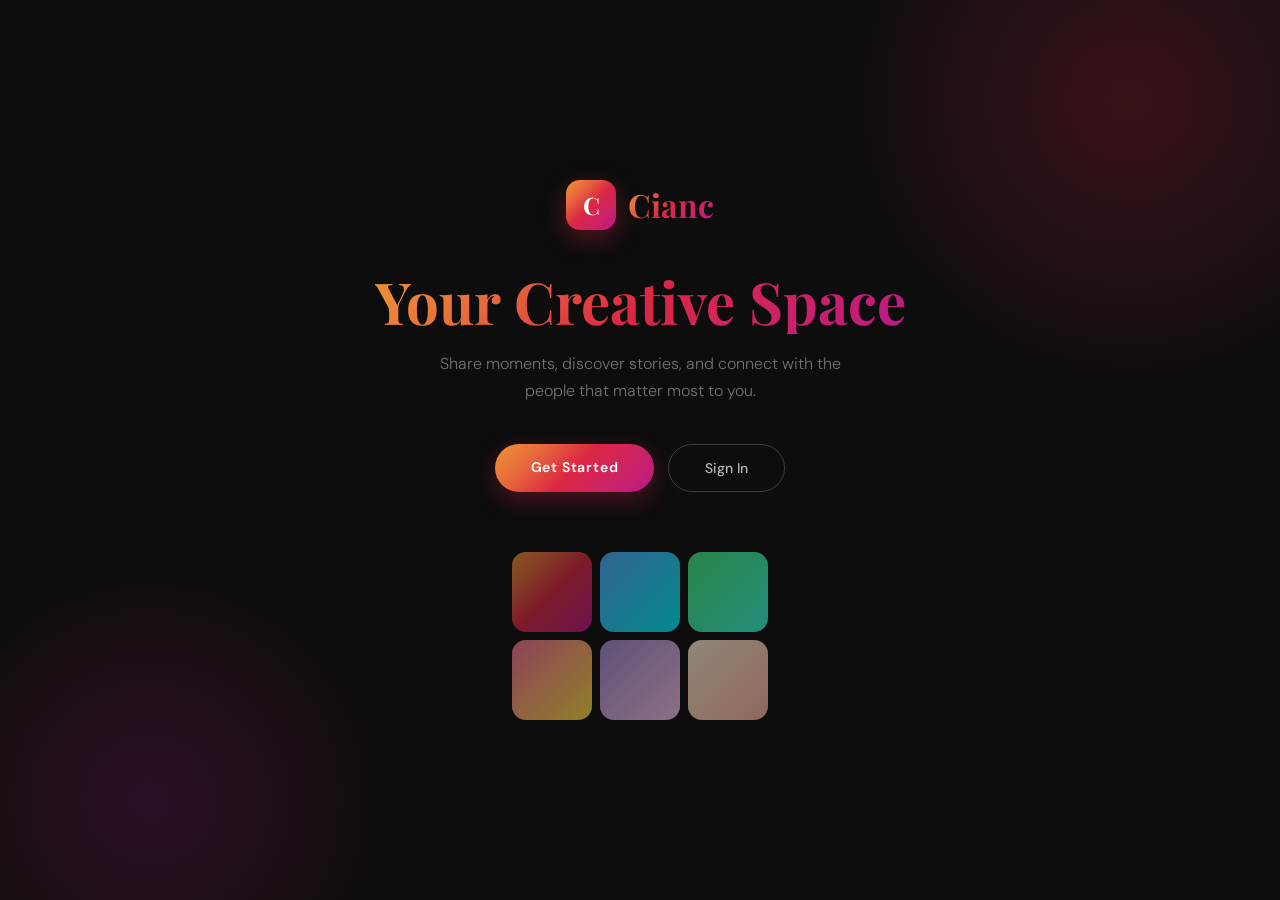
<file: index.html>
<!DOCTYPE html>
<html lang="en">
<head>
  <meta charset="UTF-8">
  <meta name="viewport" content="width=device-width, initial-scale=1.0">
  <title>Cianc</title>
  <link rel="preconnect" href="https://fonts.googleapis.com">
  <link href="https://fonts.googleapis.com/css2?family=Playfair+Display:wght@700&family=DM+Sans:wght@300;400;500;600&display=swap" rel="stylesheet">
  <link rel="stylesheet" href="style.css">
</head>
<body>

  <div id="bg"></div>

  <div class="landing">

    <!-- Logo -->
    <div class="brand">
      <div class="brand-icon">C</div>
      <span class="brand-name">Cianc</span>
    </div>

    <!-- Hero Text -->
    <h1 class="landing-title">Your Creative Space</h1>
    <p class="landing-sub">Share moments, discover stories, and connect with the people that matter most to you.</p>

    <!-- Buttons -->
    <div class="landing-btns">
      <a href="signup.html" class="btn-grad">Get Started</a>
      <a href="login.html" class="btn-ghost">Sign In</a>
    </div>

    <!-- Decorative tiles preview -->
    <div class="preview-grid">
      <div class="pt t1"></div>
      <div class="pt t2"></div>
      <div class="pt t3"></div>
      <div class="pt t4"></div>
      <div class="pt t5"></div>
      <div class="pt t6"></div>
    </div>

  </div>

</body>
</html>
</file>
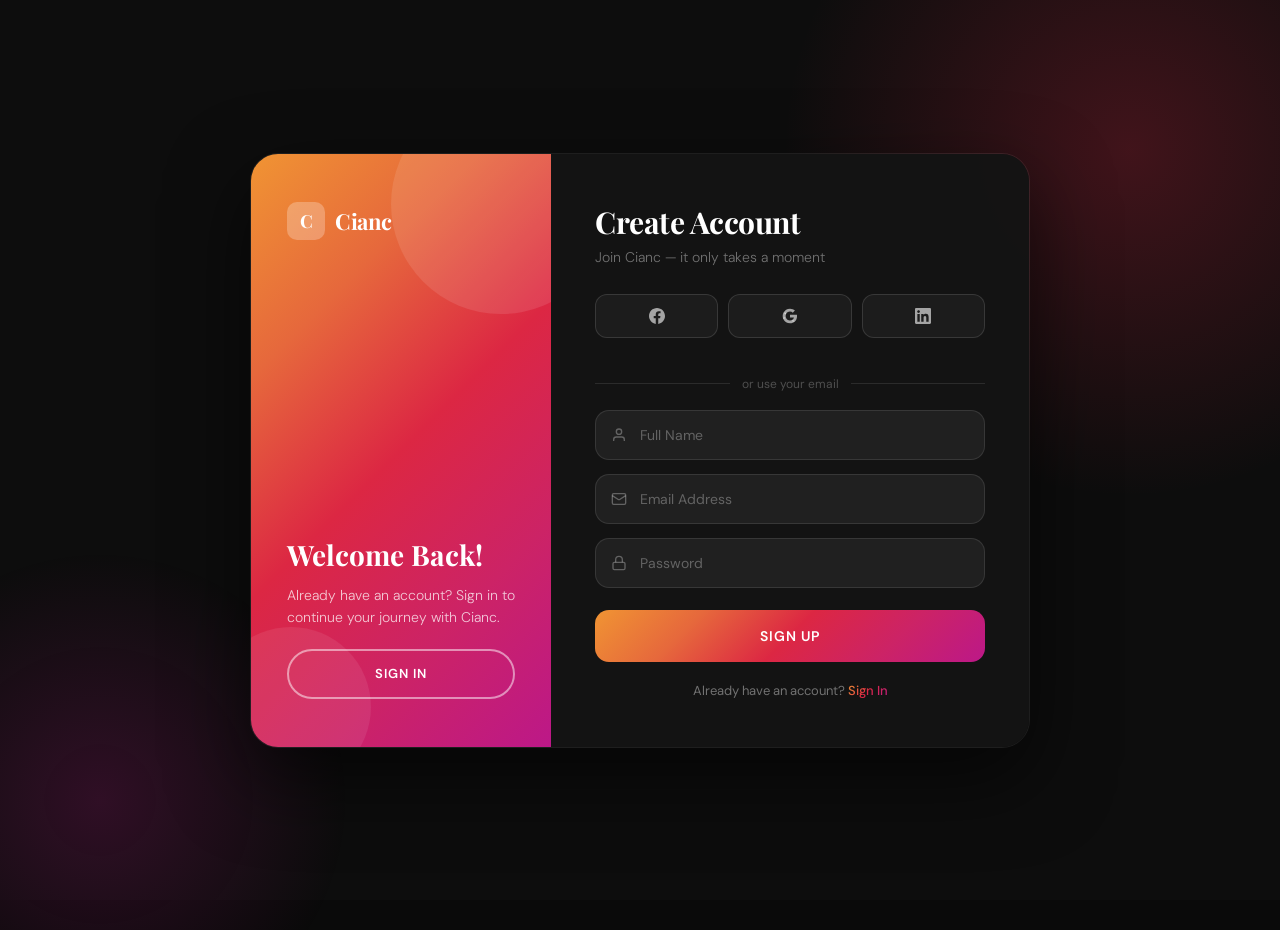
<file: Index.html>
<!DOCTYPE html>
<html lang="en">
<head>
<meta charset="UTF-8">
<meta name="viewport" content="width=device-width, initial-scale=1.0">
<title>Cianc</title>
<link href="https://fonts.googleapis.com/css2?family=Playfair+Display:wght@700&family=DM+Sans:wght@300;400;500;600&display=swap" rel="stylesheet">
<style>
  *, *::before, *::after { box-sizing: border-box; margin: 0; padding: 0; }

  :root {
    --ig-grad: linear-gradient(135deg, #f09433 0%, #e6683c 25%, #dc2743 50%, #cc2366 75%, #bc1888 100%);
    --ig-grad-soft: linear-gradient(135deg, #f7a44b 0%, #e8714f 25%, #e03c5a 50%, #d4317a 75%, #c42596 100%);
  }

  body {
    font-family: 'DM Sans', sans-serif;
    background: #0a0a0a;
    min-height: 100vh;
    overflow: hidden;
  }

  /* ───── VIEWS ───── */
  .view {
    position: absolute;
    inset: 0;
    display: flex;
    align-items: center;
    justify-content: center;
    opacity: 0;
    pointer-events: none;
    transition: opacity 0.6s ease, transform 0.6s ease;
  }
  .view.active {
    opacity: 1;
    pointer-events: all;
    transform: translateY(0) !important;
  }
  #view-signup { transform: translateY(30px); }
  #view-login  { transform: translateY(30px); }
  #view-home   { transform: translateY(30px); }

  /* ───── BG GRADIENT ───── */
  .bg-blob {
    position: fixed;
    inset: 0;
    z-index: -1;
    background: #0d0d0d;
  }
  .bg-blob::before {
    content: '';
    position: absolute;
    width: 700px; height: 700px;
    border-radius: 50%;
    background: radial-gradient(circle, rgba(220,39,67,0.25) 0%, transparent 70%);
    top: -200px; right: -200px;
    animation: pulse 6s ease-in-out infinite;
  }
  .bg-blob::after {
    content: '';
    position: absolute;
    width: 500px; height: 500px;
    border-radius: 50%;
    background: radial-gradient(circle, rgba(188,24,136,0.2) 0%, transparent 70%);
    bottom: -150px; left: -150px;
    animation: pulse 8s ease-in-out infinite reverse;
  }
  @keyframes pulse {
    0%, 100% { transform: scale(1); opacity: 0.7; }
    50% { transform: scale(1.15); opacity: 1; }
  }

  /* ───── CARD ───── */
  .card {
    background: rgba(255,255,255,0.04);
    backdrop-filter: blur(24px);
    border: 1px solid rgba(255,255,255,0.08);
    border-radius: 28px;
    width: 420px;
    max-width: 94vw;
    padding: 48px 44px;
    box-shadow: 0 30px 80px rgba(0,0,0,0.5);
  }

  /* ───── SPLIT CARD (signup) ───── */
  .split-card {
    display: flex;
    width: 780px;
    max-width: 96vw;
    min-height: 520px;
    border-radius: 28px;
    overflow: hidden;
    box-shadow: 0 30px 80px rgba(0,0,0,0.6);
    border: 1px solid rgba(255,255,255,0.07);
  }

  .split-left {
    width: 300px;
    flex-shrink: 0;
    background: var(--ig-grad);
    padding: 48px 36px;
    display: flex;
    flex-direction: column;
    justify-content: space-between;
    position: relative;
    overflow: hidden;
  }
  .split-left::before {
    content: '';
    position: absolute;
    width: 220px; height: 220px;
    border-radius: 50%;
    background: rgba(255,255,255,0.1);
    top: -60px; right: -60px;
  }
  .split-left::after {
    content: '';
    position: absolute;
    width: 160px; height: 160px;
    border-radius: 50%;
    background: rgba(255,255,255,0.08);
    bottom: -40px; left: -40px;
  }

  .split-left .brand {
    display: flex;
    align-items: center;
    gap: 10px;
    z-index: 1;
  }

  .split-right {
    flex: 1;
    background: rgba(20,20,20,0.98);
    padding: 48px 44px;
    display: flex;
    flex-direction: column;
    justify-content: center;
  }

  /* ───── LOGO ───── */
  .logo-icon {
    width: 38px; height: 38px;
    background: rgba(255,255,255,0.25);
    border-radius: 10px;
    display: flex; align-items: center; justify-content: center;
    font-family: 'Playfair Display', serif;
    font-size: 18px;
    color: white;
    font-weight: 700;
  }
  .logo-text {
    font-family: 'Playfair Display', serif;
    font-size: 22px;
    color: white;
    font-weight: 700;
    letter-spacing: -0.5px;
  }

  .card .logo-row {
    display: flex; align-items: center; gap: 10px;
    margin-bottom: 32px;
  }
  .card .logo-row .logo-icon {
    background: var(--ig-grad);
    width: 40px; height: 40px;
    border-radius: 12px;
  }
  .card .logo-row .logo-text {
    background: var(--ig-grad);
    -webkit-background-clip: text;
    -webkit-text-fill-color: transparent;
    background-clip: text;
    font-size: 26px;
  }

  /* ───── TYPOGRAPHY ───── */
  h1 {
    font-family: 'Playfair Display', serif;
    font-size: 30px;
    color: #fff;
    margin-bottom: 6px;
    letter-spacing: -0.5px;
  }
  .subtitle {
    font-size: 14px;
    color: rgba(255,255,255,0.4);
    margin-bottom: 28px;
    font-weight: 300;
  }

  .split-left h2 {
    font-family: 'Playfair Display', serif;
    font-size: 28px;
    color: white;
    margin-bottom: 12px;
    z-index: 1;
    line-height: 1.2;
  }
  .split-left p {
    font-size: 14px;
    color: rgba(255,255,255,0.75);
    font-weight: 300;
    line-height: 1.6;
    z-index: 1;
  }

  /* ───── SOCIAL BUTTONS ───── */
  .social-row {
    display: flex;
    gap: 10px;
    margin-bottom: 20px;
  }
  .social-btn {
    flex: 1;
    height: 44px;
    border: 1px solid rgba(255,255,255,0.12);
    background: rgba(255,255,255,0.04);
    border-radius: 12px;
    color: rgba(255,255,255,0.6);
    font-size: 13px;
    font-family: 'DM Sans', sans-serif;
    cursor: pointer;
    display: flex; align-items: center; justify-content: center; gap: 6px;
    transition: all 0.2s;
  }
  .social-btn:hover {
    background: rgba(255,255,255,0.08);
    color: white;
    border-color: rgba(255,255,255,0.2);
  }

  .divider {
    display: flex; align-items: center; gap: 12px;
    margin: 18px 0;
    color: rgba(255,255,255,0.25);
    font-size: 12px;
  }
  .divider::before, .divider::after {
    content: '';
    flex: 1;
    height: 1px;
    background: rgba(255,255,255,0.1);
  }

  /* ───── INPUTS ───── */
  .input-wrap {
    position: relative;
    margin-bottom: 14px;
  }
  .input-wrap svg {
    position: absolute;
    left: 16px; top: 50%; transform: translateY(-50%);
    width: 16px; height: 16px;
    color: rgba(255,255,255,0.3);
    pointer-events: none;
  }
  input {
    width: 100%;
    height: 50px;
    padding: 0 16px 0 44px;
    background: rgba(255,255,255,0.06);
    border: 1px solid rgba(255,255,255,0.1);
    border-radius: 14px;
    color: white;
    font-family: 'DM Sans', sans-serif;
    font-size: 14px;
    outline: none;
    transition: all 0.2s;
  }
  input::placeholder { color: rgba(255,255,255,0.3); }
  input:focus {
    background: rgba(255,255,255,0.08);
    border-color: #dc2743;
    box-shadow: 0 0 0 3px rgba(220,39,67,0.12);
  }

  /* ───── BUTTONS ───── */
  .btn-primary {
    width: 100%;
    height: 52px;
    background: var(--ig-grad);
    border: none;
    border-radius: 14px;
    color: white;
    font-family: 'DM Sans', sans-serif;
    font-size: 14px;
    font-weight: 600;
    letter-spacing: 1px;
    cursor: pointer;
    margin-top: 8px;
    position: relative;
    overflow: hidden;
    transition: transform 0.2s, box-shadow 0.2s;
  }
  .btn-primary::after {
    content: '';
    position: absolute;
    inset: 0;
    background: rgba(255,255,255,0);
    transition: background 0.2s;
  }
  .btn-primary:hover {
    transform: translateY(-2px);
    box-shadow: 0 12px 30px rgba(220,39,67,0.35);
  }
  .btn-primary:hover::after { background: rgba(255,255,255,0.08); }
  .btn-primary:active { transform: translateY(0); }

  .btn-outline {
    width: 100%;
    height: 50px;
    background: transparent;
    border: 2px solid rgba(255,255,255,0.5);
    border-radius: 25px;
    color: white;
    font-family: 'DM Sans', sans-serif;
    font-size: 13px;
    font-weight: 600;
    letter-spacing: 1px;
    cursor: pointer;
    z-index: 1;
    transition: all 0.2s;
    margin-top: 20px;
  }
  .btn-outline:hover {
    background: rgba(255,255,255,0.15);
    border-color: white;
  }

  /* ───── LINK ───── */
  .link-row {
    text-align: center;
    margin-top: 20px;
    font-size: 13px;
    color: rgba(255,255,255,0.4);
  }
  .link-row a {
    background: var(--ig-grad);
    -webkit-background-clip: text;
    -webkit-text-fill-color: transparent;
    background-clip: text;
    cursor: pointer;
    font-weight: 500;
    text-decoration: none;
  }
  .link-row a:hover { opacity: 0.8; }

  .forgot {
    text-align: right;
    margin-top: -6px;
    margin-bottom: 14px;
    font-size: 12px;
  }
  .forgot a {
    background: var(--ig-grad);
    -webkit-background-clip: text;
    -webkit-text-fill-color: transparent;
    background-clip: text;
    cursor: pointer;
  }

  /* ───── HOME PAGE ───── */
  #view-home {
    background: #0d0d0d;
    flex-direction: column;
    overflow-y: auto;
    overflow-x: hidden;
  }

  .home-nav {
    position: fixed;
    top: 0; left: 0; right: 0;
    height: 64px;
    background: rgba(13,13,13,0.9);
    backdrop-filter: blur(12px);
    border-bottom: 1px solid rgba(255,255,255,0.06);
    display: flex; align-items: center; justify-content: space-between;
    padding: 0 32px;
    z-index: 100;
  }
  .home-nav .nav-brand {
    display: flex; align-items: center; gap: 10px;
  }
  .home-nav .nav-brand .logo-icon {
    background: var(--ig-grad);
    width: 34px; height: 34px;
    border-radius: 10px;
    font-size: 16px;
  }
  .home-nav .nav-brand span {
    font-family: 'Playfair Display', serif;
    font-size: 22px;
    background: var(--ig-grad);
    -webkit-background-clip: text;
    -webkit-text-fill-color: transparent;
    background-clip: text;
  }
  .nav-avatar {
    width: 36px; height: 36px;
    border-radius: 50%;
    background: var(--ig-grad);
    display: flex; align-items: center; justify-content: center;
    font-weight: 600; font-size: 14px; color: white;
    cursor: pointer;
  }

  .home-content {
    padding-top: 100px;
    width: 100%;
    max-width: 900px;
    margin: 0 auto;
    padding-left: 24px;
    padding-right: 24px;
    padding-bottom: 60px;
  }

  .home-hero {
    text-align: center;
    padding: 60px 0 40px;
  }
  .home-hero h1 {
    font-size: 52px;
    line-height: 1.1;
    background: var(--ig-grad);
    -webkit-background-clip: text;
    -webkit-text-fill-color: transparent;
    background-clip: text;
    margin-bottom: 16px;
  }
  .home-hero p {
    font-size: 16px;
    color: rgba(255,255,255,0.45);
    max-width: 420px;
    margin: 0 auto;
    line-height: 1.7;
    font-weight: 300;
  }

  .home-greeting {
    text-align: center;
    margin-bottom: 10px;
    font-size: 14px;
    color: rgba(255,255,255,0.35);
    font-weight: 300;
  }
  .home-greeting strong {
    color: rgba(255,255,255,0.7);
    font-weight: 500;
  }

  .stats-row {
    display: grid;
    grid-template-columns: repeat(3, 1fr);
    gap: 16px;
    margin: 40px 0;
  }
  .stat-card {
    background: rgba(255,255,255,0.04);
    border: 1px solid rgba(255,255,255,0.07);
    border-radius: 20px;
    padding: 28px;
    text-align: center;
  }
  .stat-number {
    font-family: 'Playfair Display', serif;
    font-size: 36px;
    background: var(--ig-grad);
    -webkit-background-clip: text;
    -webkit-text-fill-color: transparent;
    background-clip: text;
  }
  .stat-label {
    font-size: 12px;
    color: rgba(255,255,255,0.35);
    margin-top: 4px;
    font-weight: 300;
    letter-spacing: 0.5px;
  }

  .feed-grid {
    display: grid;
    grid-template-columns: repeat(3, 1fr);
    gap: 12px;
    margin-top: 32px;
  }
  .feed-item {
    aspect-ratio: 1;
    border-radius: 16px;
    background: var(--ig-grad);
    position: relative;
    overflow: hidden;
    cursor: pointer;
  }
  .feed-item:nth-child(2) { background: linear-gradient(135deg, #4facfe, #00f2fe); }
  .feed-item:nth-child(3) { background: linear-gradient(135deg, #43e97b, #38f9d7); }
  .feed-item:nth-child(4) { background: linear-gradient(135deg, #fa709a, #fee140); }
  .feed-item:nth-child(5) { background: linear-gradient(135deg, #a18cd1, #fbc2eb); }
  .feed-item:nth-child(6) { background: linear-gradient(135deg, #ffecd2, #fcb69f); }
  .feed-item::after {
    content: '';
    position: absolute;
    inset: 0;
    background: rgba(0,0,0,0);
    transition: background 0.2s;
  }
  .feed-item:hover::after { background: rgba(0,0,0,0.25); }
  .feed-label {
    position: absolute; bottom: 14px; left: 14px;
    color: white;
    font-size: 12px;
    font-weight: 500;
    z-index: 1;
    text-shadow: 0 2px 6px rgba(0,0,0,0.3);
  }

  .section-title {
    font-family: 'Playfair Display', serif;
    font-size: 20px;
    color: white;
    margin: 40px 0 16px;
  }

  /* loading spinner for button */
  .btn-primary .spinner {
    display: none;
    width: 18px; height: 18px;
    border: 2px solid rgba(255,255,255,0.4);
    border-top-color: white;
    border-radius: 50%;
    animation: spin 0.6s linear infinite;
    margin: 0 auto;
  }
  @keyframes spin { to { transform: rotate(360deg); } }
  .btn-primary.loading .btn-label { display: none; }
  .btn-primary.loading .spinner { display: block; }

  /* error */
  .error-msg {
    color: #ff6b6b;
    font-size: 12px;
    margin-top: -8px;
    margin-bottom: 8px;
    display: none;
    padding-left: 4px;
  }
  .error-msg.show { display: block; }

  /* toast */
  .toast {
    position: fixed;
    bottom: 32px; left: 50%; transform: translateX(-50%) translateY(20px);
    background: rgba(30,30,30,0.95);
    border: 1px solid rgba(255,255,255,0.1);
    color: white; font-size: 13px;
    padding: 12px 24px;
    border-radius: 50px;
    backdrop-filter: blur(12px);
    opacity: 0;
    transition: all 0.3s;
    z-index: 999;
    white-space: nowrap;
  }
  .toast.show { opacity: 1; transform: translateX(-50%) translateY(0); }

  @media (max-width: 680px) {
    .split-card { flex-direction: column; }
    .split-left { width: 100%; padding: 32px 28px; }
    .split-right { padding: 28px; }
    .stats-row { grid-template-columns: repeat(2, 1fr); }
    .feed-grid { grid-template-columns: repeat(2, 1fr); }
    .home-hero h1 { font-size: 36px; }
    .card { padding: 36px 28px; }
  }
</style>
</head>
<body>

<div class="bg-blob"></div>
<div class="toast" id="toast"></div>

<!-- ═══ SIGNUP VIEW ═══ -->
<div class="view active" id="view-signup">
  <div class="split-card">
    <div class="split-left">
      <div class="brand">
        <div class="logo-icon">C</div>
        <span class="logo-text">Cianc</span>
      </div>
      <div>
        <h2>Welcome Back!</h2>
        <p>Already have an account? Sign in to continue your journey with Cianc.</p>
        <button class="btn-outline" onclick="switchView('login')">SIGN IN</button>
      </div>
    </div>
    <div class="split-right">
      <h1>Create Account</h1>
      <p class="subtitle">Join Cianc — it only takes a moment</p>

      <div class="social-row">
        <button class="social-btn">
          <svg viewBox="0 0 24 24" fill="currentColor" width="16" height="16"><path d="M24 12.073c0-6.627-5.373-12-12-12s-12 5.373-12 12c0 5.99 4.388 10.954 10.125 11.854v-8.385H7.078v-3.47h3.047V9.43c0-3.007 1.792-4.669 4.533-4.669 1.312 0 2.686.235 2.686.235v2.953H15.83c-1.491 0-1.956.925-1.956 1.874v2.25h3.328l-.532 3.47h-2.796v8.385C19.612 23.027 24 18.062 24 12.073z"/></svg>
        </button>
        <button class="social-btn">
          <svg viewBox="0 0 24 24" fill="currentColor" width="16" height="16"><path d="M22.56 12.25c0-.78-.07-1.53-.2-2.25H12v4.26h5.92c-.26 1.37-1.04 2.53-2.21 3.31v2.77h3.57c2.08-1.92 3.28-4.74 3.28-8.09z"/><path d="M12 23c2.97 0 5.46-.98 7.28-2.66l-3.57-2.77c-.98.66-2.23 1.06-3.71 1.06-2.86 0-5.29-1.93-6.16-4.53H2.18v2.84C3.99 20.53 7.7 23 12 23z"/><path d="M5.84 14.09c-.22-.66-.35-1.36-.35-2.09s.13-1.43.35-2.09V7.07H2.18C1.43 8.55 1 10.22 1 12s.43 3.45 1.18 4.93l2.85-2.22.81-.62z"/><path d="M12 5.38c1.62 0 3.06.56 4.21 1.64l3.15-3.15C17.45 2.09 14.97 1 12 1 7.7 1 3.99 3.47 2.18 7.07l3.66 2.84c.87-2.6 3.3-4.53 6.16-4.53z"/></svg>
        </button>
        <button class="social-btn">
          <svg viewBox="0 0 24 24" fill="currentColor" width="16" height="16"><path d="M20.447 20.452h-3.554v-5.569c0-1.328-.027-3.037-1.852-3.037-1.853 0-2.136 1.445-2.136 2.939v5.667H9.351V9h3.414v1.561h.046c.477-.9 1.637-1.85 3.37-1.85 3.601 0 4.267 2.37 4.267 5.455v6.286zM5.337 7.433c-1.144 0-2.063-.926-2.063-2.065 0-1.138.92-2.063 2.063-2.063 1.14 0 2.064.925 2.064 2.063 0 1.139-.925 2.065-2.064 2.065zm1.782 13.019H3.555V9h3.564v11.452zM22.225 0H1.771C.792 0 0 .774 0 1.729v20.542C0 23.227.792 24 1.771 24h20.451C23.2 24 24 23.227 24 22.271V1.729C24 .774 23.2 0 22.222 0h.003z"/></svg>
        </button>
      </div>

      <div class="divider">or use your email</div>

      <div class="input-wrap">
        <svg viewBox="0 0 24 24" fill="none" stroke="currentColor" stroke-width="2"><path d="M20 21v-2a4 4 0 0 0-4-4H8a4 4 0 0 0-4 4v2"/><circle cx="12" cy="7" r="4"/></svg>
        <input type="text" id="su-name" placeholder="Full Name">
      </div>
      <div class="input-wrap">
        <svg viewBox="0 0 24 24" fill="none" stroke="currentColor" stroke-width="2"><rect x="2" y="4" width="20" height="16" rx="2"/><path d="m22 7-8.97 5.7a1.94 1.94 0 0 1-2.06 0L2 7"/></svg>
        <input type="email" id="su-email" placeholder="Email Address">
      </div>
      <div class="input-wrap">
        <svg viewBox="0 0 24 24" fill="none" stroke="currentColor" stroke-width="2"><rect x="3" y="11" width="18" height="11" rx="2"/><path d="M7 11V7a5 5 0 0 1 10 0v4"/></svg>
        <input type="password" id="su-pass" placeholder="Password">
      </div>
      <div class="error-msg" id="su-error">Please fill in all fields.</div>
      <button class="btn-primary" id="su-btn" onclick="doSignup()">
        <span class="btn-label">SIGN UP</span>
        <div class="spinner"></div>
      </button>

      <div class="link-row">Already have an account? <a onclick="switchView('login')">Sign In</a></div>
    </div>
  </div>
</div>

<!-- ═══ LOGIN VIEW ═══ -->
<div class="view" id="view-login">
  <div class="split-card" style="flex-direction:row-reverse">
    <div class="split-left" style="border-radius: 0 28px 28px 0">
      <div class="brand">
        <div class="logo-icon">C</div>
        <span class="logo-text">Cianc</span>
      </div>
      <div>
        <h2>Hello, Friend!</h2>
        <p>New here? Create an account and start your journey with Cianc today.</p>
        <button class="btn-outline" onclick="switchView('signup')">SIGN UP</button>
      </div>
    </div>
    <div class="split-right" style="border-radius: 28px 0 0 28px">
      <h1>Sign In to Cianc</h1>
      <p class="subtitle">Good to see you again</p>

      <div class="social-row">
        <button class="social-btn">
          <svg viewBox="0 0 24 24" fill="currentColor" width="16" height="16"><path d="M24 12.073c0-6.627-5.373-12-12-12s-12 5.373-12 12c0 5.99 4.388 10.954 10.125 11.854v-8.385H7.078v-3.47h3.047V9.43c0-3.007 1.792-4.669 4.533-4.669 1.312 0 2.686.235 2.686.235v2.953H15.83c-1.491 0-1.956.925-1.956 1.874v2.25h3.328l-.532 3.47h-2.796v8.385C19.612 23.027 24 18.062 24 12.073z"/></svg>
        </button>
        <button class="social-btn">
          <svg viewBox="0 0 24 24" fill="currentColor" width="16" height="16"><path d="M22.56 12.25c0-.78-.07-1.53-.2-2.25H12v4.26h5.92c-.26 1.37-1.04 2.53-2.21 3.31v2.77h3.57c2.08-1.92 3.28-4.74 3.28-8.09z"/><path d="M12 23c2.97 0 5.46-.98 7.28-2.66l-3.57-2.77c-.98.66-2.23 1.06-3.71 1.06-2.86 0-5.29-1.93-6.16-4.53H2.18v2.84C3.99 20.53 7.7 23 12 23z"/><path d="M5.84 14.09c-.22-.66-.35-1.36-.35-2.09s.13-1.43.35-2.09V7.07H2.18C1.43 8.55 1 10.22 1 12s.43 3.45 1.18 4.93l2.85-2.22.81-.62z"/><path d="M12 5.38c1.62 0 3.06.56 4.21 1.64l3.15-3.15C17.45 2.09 14.97 1 12 1 7.7 1 3.99 3.47 2.18 7.07l3.66 2.84c.87-2.6 3.3-4.53 6.16-4.53z"/></svg>
        </button>
        <button class="social-btn">
          <svg viewBox="0 0 24 24" fill="currentColor" width="16" height="16"><path d="M20.447 20.452h-3.554v-5.569c0-1.328-.027-3.037-1.852-3.037-1.853 0-2.136 1.445-2.136 2.939v5.667H9.351V9h3.414v1.561h.046c.477-.9 1.637-1.85 3.37-1.85 3.601 0 4.267 2.37 4.267 5.455v6.286zM5.337 7.433c-1.144 0-2.063-.926-2.063-2.065 0-1.138.92-2.063 2.063-2.063 1.14 0 2.064.925 2.064 2.063 0 1.139-.925 2.065-2.064 2.065zm1.782 13.019H3.555V9h3.564v11.452zM22.225 0H1.771C.792 0 0 .774 0 1.729v20.542C0 23.227.792 24 1.771 24h20.451C23.2 24 24 23.227 24 22.271V1.729C24 .774 23.2 0 22.222 0h.003z"/></svg>
        </button>
      </div>

      <div class="divider">or use your email</div>

      <div class="input-wrap">
        <svg viewBox="0 0 24 24" fill="none" stroke="currentColor" stroke-width="2"><rect x="2" y="4" width="20" height="16" rx="2"/><path d="m22 7-8.97 5.7a1.94 1.94 0 0 1-2.06 0L2 7"/></svg>
        <input type="email" id="li-email" placeholder="Email Address">
      </div>
      <div class="input-wrap">
        <svg viewBox="0 0 24 24" fill="none" stroke="currentColor" stroke-width="2"><rect x="3" y="11" width="18" height="11" rx="2"/><path d="M7 11V7a5 5 0 0 1 10 0v4"/></svg>
        <input type="password" id="li-pass" placeholder="Password">
      </div>
      <div class="forgot"><a>Forgot your password?</a></div>
      <div class="error-msg" id="li-error">Please enter your email and password.</div>
      <button class="btn-primary" id="li-btn" onclick="doLogin()">
        <span class="btn-label">SIGN IN</span>
        <div class="spinner"></div>
      </button>

      <div class="link-row">New to Cianc? <a onclick="switchView('signup')">Create an account</a></div>
    </div>
  </div>
</div>

<!-- ═══ HOME VIEW ═══ -->
<div class="view" id="view-home">
  <nav class="home-nav">
    <div class="nav-brand">
      <div class="logo-icon">C</div>
      <span>Cianc</span>
    </div>
    <div class="nav-avatar" id="nav-av">U</div>
  </nav>

  <div class="home-content">
    <div class="home-hero">
      <div class="home-greeting">Welcome back, <strong id="user-name-display">Friend</strong></div>
      <h1>Your Creative Space</h1>
      <p>Share moments, discover stories, and connect with the people that matter most to you.</p>
    </div>

    <div class="stats-row">
      <div class="stat-card">
        <div class="stat-number">248</div>
        <div class="stat-label">POSTS</div>
      </div>
      <div class="stat-card">
        <div class="stat-number">4.2K</div>
        <div class="stat-label">FOLLOWERS</div>
      </div>
      <div class="stat-card">
        <div class="stat-number">531</div>
        <div class="stat-label">FOLLOWING</div>
      </div>
    </div>

    <div class="section-title">Explore</div>
    <div class="feed-grid">
      <div class="feed-item"><span class="feed-label">Trending</span></div>
      <div class="feed-item"><span class="feed-label">Travel</span></div>
      <div class="feed-item"><span class="feed-label">Nature</span></div>
      <div class="feed-item"><span class="feed-label">Design</span></div>
      <div class="feed-item"><span class="feed-label">Art</span></div>
      <div class="feed-item"><span class="feed-label">Lifestyle</span></div>
    </div>
  </div>
</div>

<script>
  let currentUser = {};

  function switchView(to) {
    document.querySelectorAll('.view').forEach(v => v.classList.remove('active'));
    const next = document.getElementById('view-' + to);
    // reset transform for animation
    if (to === 'login') next.style.transform = 'translateY(30px)';
    if (to === 'signup') next.style.transform = 'translateY(30px)';
    requestAnimationFrame(() => {
      next.classList.add('active');
    });
  }

  function showToast(msg) {
    const t = document.getElementById('toast');
    t.textContent = msg;
    t.classList.add('show');
    setTimeout(() => t.classList.remove('show'), 2800);
  }

  function setLoading(btn, on) {
    if (on) btn.classList.add('loading');
    else btn.classList.remove('loading');
  }

  function doSignup() {
    const name = document.getElementById('su-name').value.trim();
    const email = document.getElementById('su-email').value.trim();
    const pass = document.getElementById('su-pass').value;
    const err = document.getElementById('su-error');
    const btn = document.getElementById('su-btn');

    if (!name || !email || !pass) {
      err.textContent = 'Please fill in all fields.';
      err.classList.add('show');
      return;
    }
    if (!email.includes('@')) {
      err.textContent = 'Please enter a valid email.';
      err.classList.add('show');
      return;
    }
    if (pass.length < 6) {
      err.textContent = 'Password must be at least 6 characters.';
      err.classList.add('show');
      return;
    }
    err.classList.remove('show');
    setLoading(btn, true);

    // store user, go to home
    currentUser = { name, email };
    setTimeout(() => {
      setLoading(btn, false);
      goHome();
    }, 1200);
  }

  function doLogin() {
    const email = document.getElementById('li-email').value.trim();
    const pass = document.getElementById('li-pass').value;
    const err = document.getElementById('li-error');
    const btn = document.getElementById('li-btn');

    if (!email || !pass) {
      err.textContent = 'Please enter your email and password.';
      err.classList.add('show');
      return;
    }
    err.classList.remove('show');
    setLoading(btn, true);

    // mock login — accept any credentials
    currentUser = { name: email.split('@')[0], email };
    setTimeout(() => {
      setLoading(btn, false);
      goHome();
    }, 1200);
  }

  function goHome() {
    const displayName = currentUser.name
      ? currentUser.name.charAt(0).toUpperCase() + currentUser.name.slice(1)
      : 'Friend';
    document.getElementById('user-name-display').textContent = displayName;
    document.getElementById('nav-av').textContent = displayName.charAt(0).toUpperCase();

    document.querySelectorAll('.view').forEach(v => v.classList.remove('active'));
    const home = document.getElementById('view-home');
    home.style.transform = 'translateY(30px)';
    requestAnimationFrame(() => home.classList.add('active'));
    showToast('Welcome to Cianc, ' + displayName + '! 🎉');
  }

  // Allow Enter key on inputs
  document.addEventListener('keydown', e => {
    if (e.key !== 'Enter') return;
    if (document.getElementById('view-signup').classList.contains('active')) doSignup();
    else if (document.getElementById('view-login').classList.contains('active')) doLogin();
  });
</script>
</body>
</html>
</file>
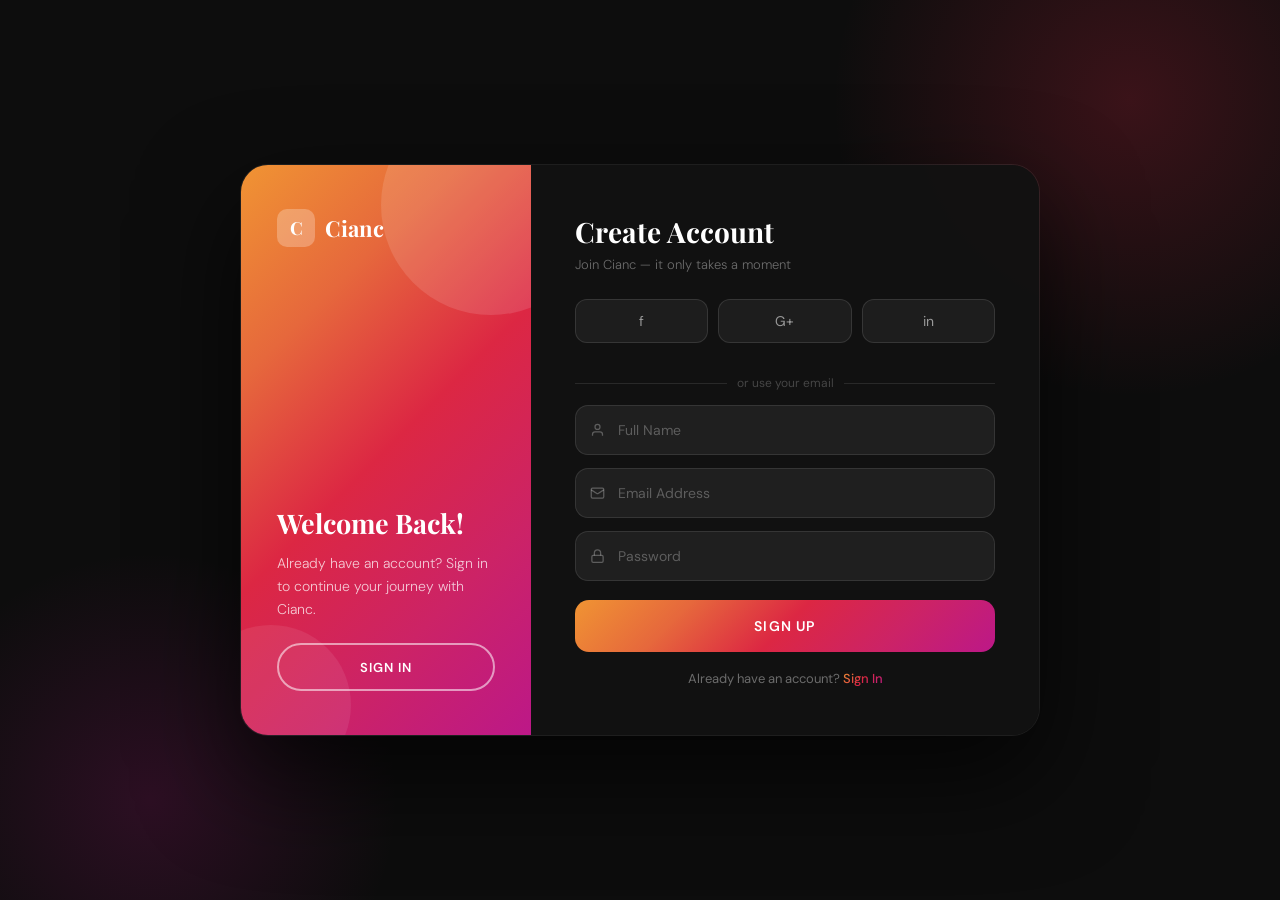
<file: Home/index.html>
<!DOCTYPE html>
<html lang="en">
<head>
  <meta charset="UTF-8">
  <meta name="viewport" content="width=device-width, initial-scale=1.0">
  <title>Cianc</title>
  <link rel="preconnect" href="https://fonts.googleapis.com">
  <link href="https://fonts.googleapis.com/css2?family=Playfair+Display:wght@700&family=DM+Sans:wght@300;400;500;600&display=swap" rel="stylesheet">
  <link rel="stylesheet" href="style.css">
</head>
<body>

<div id="bg"></div>
<div class="toast" id="toast"></div>

<!-- ====== SIGNUP ====== -->
<div class="view active" id="view-signup">
  <div class="split-card">
    <div class="panel">
      <div class="panel-brand">
        <div class="panel-icon">C</div>
        <span class="panel-name">Cianc</span>
      </div>
      <div class="panel-body">
        <h2>Welcome Back!</h2>
        <p>Already have an account? Sign in to continue your journey with Cianc.</p>
        <button class="btn-outline" onclick="go('login')">SIGN IN</button>
      </div>
    </div>
    <div class="form-panel">
      <h1>Create Account</h1>
      <p class="sub">Join Cianc — it only takes a moment</p>
      <div class="socials">
        <button class="soc-btn">f</button>
        <button class="soc-btn">G+</button>
        <button class="soc-btn">in</button>
      </div>
      <div class="divider">or use your email</div>
      <div class="field">
        <svg viewBox="0 0 24 24" fill="none" stroke="currentColor" stroke-width="2"><path d="M20 21v-2a4 4 0 0 0-4-4H8a4 4 0 0 0-4 4v2"/><circle cx="12" cy="7" r="4"/></svg>
        <input type="text" id="su-name" placeholder="Full Name">
      </div>
      <div class="field">
        <svg viewBox="0 0 24 24" fill="none" stroke="currentColor" stroke-width="2"><rect x="2" y="4" width="20" height="16" rx="2"/><path d="m22 7-8.97 5.7a1.94 1.94 0 0 1-2.06 0L2 7"/></svg>
        <input type="email" id="su-email" placeholder="Email Address">
      </div>
      <div class="field">
        <svg viewBox="0 0 24 24" fill="none" stroke="currentColor" stroke-width="2"><rect x="3" y="11" width="18" height="11" rx="2"/><path d="M7 11V7a5 5 0 0 1 10 0v4"/></svg>
        <input type="password" id="su-pass" placeholder="Password">
      </div>
      <p class="errmsg" id="su-err"></p>
      <button class="btn-primary" id="su-btn" onclick="doSignup()">
        <span class="lbl">SIGN UP</span>
        <div class="spin"></div>
      </button>
      <div class="link-row">Already have an account? <a onclick="go('login')">Sign In</a></div>
    </div>
  </div>
</div>

<!-- ====== LOGIN ====== -->
<div class="view" id="view-login">
  <div class="split-card reverse">
    <div class="panel panel-right">
      <div class="panel-brand">
        <div class="panel-icon">C</div>
        <span class="panel-name">Cianc</span>
      </div>
      <div class="panel-body">
        <h2>Hello, Friend!</h2>
        <p>New here? Create an account and start your journey with Cianc today.</p>
        <button class="btn-outline" onclick="go('signup')">SIGN UP</button>
      </div>
    </div>
    <div class="form-panel form-panel-left">
      <h1>Sign In to Cianc</h1>
      <p class="sub">Good to see you again</p>
      <div class="socials">
        <button class="soc-btn">f</button>
        <button class="soc-btn">G+</button>
        <button class="soc-btn">in</button>
      </div>
      <div class="divider">or use your email</div>
      <div class="field">
        <svg viewBox="0 0 24 24" fill="none" stroke="currentColor" stroke-width="2"><rect x="2" y="4" width="20" height="16" rx="2"/><path d="m22 7-8.97 5.7a1.94 1.94 0 0 1-2.06 0L2 7"/></svg>
        <input type="email" id="li-email" placeholder="Email Address">
      </div>
      <div class="field">
        <svg viewBox="0 0 24 24" fill="none" stroke="currentColor" stroke-width="2"><rect x="3" y="11" width="18" height="11" rx="2"/><path d="M7 11V7a5 5 0 0 1 10 0v4"/></svg>
        <input type="password" id="li-pass" placeholder="Password">
      </div>
      <div class="forgot"><a>Forgot your password?</a></div>
      <p class="errmsg" id="li-err"></p>
      <button class="btn-primary" id="li-btn" onclick="doLogin()">
        <span class="lbl">SIGN IN</span>
        <div class="spin"></div>
      </button>
      <div class="link-row">New to Cianc? <a onclick="go('signup')">Create an account</a></div>
    </div>
  </div>
</div>

<!-- ====== HOME ====== -->
<div class="view" id="view-home">
  <nav class="nav">
    <div class="nav-brand">
      <div class="nav-icon">C</div>
      <span class="nav-title">Cianc</span>
    </div>
    <div class="nav-av" id="nav-av">U</div>
  </nav>
  <div class="home-inner">
    <div class="hero">
      <div class="hero-greet">Welcome back, <strong id="uname">Friend</strong></div>
      <h1>Your Creative Space</h1>
      <p>Share moments, discover stories, and connect with the people that matter most.</p>
    </div>
    <div class="stats">
      <div class="stat"><div class="stat-n">248</div><div class="stat-l">POSTS</div></div>
      <div class="stat"><div class="stat-n">4.2K</div><div class="stat-l">FOLLOWERS</div></div>
      <div class="stat"><div class="stat-n">531</div><div class="stat-l">FOLLOWING</div></div>
    </div>
    <div class="sec-title">Explore</div>
    <div class="grid">
      <div class="tile t1"><span class="tile-lbl">Trending</span></div>
      <div class="tile t2"><span class="tile-lbl">Travel</span></div>
      <div class="tile t3"><span class="tile-lbl">Nature</span></div>
      <div class="tile t4"><span class="tile-lbl">Design</span></div>
      <div class="tile t5"><span class="tile-lbl">Art</span></div>
      <div class="tile t6"><span class="tile-lbl">Lifestyle</span></div>
    </div>
  </div>
</div>

<script src="script.js"></script>
</body>
</html>
</file>
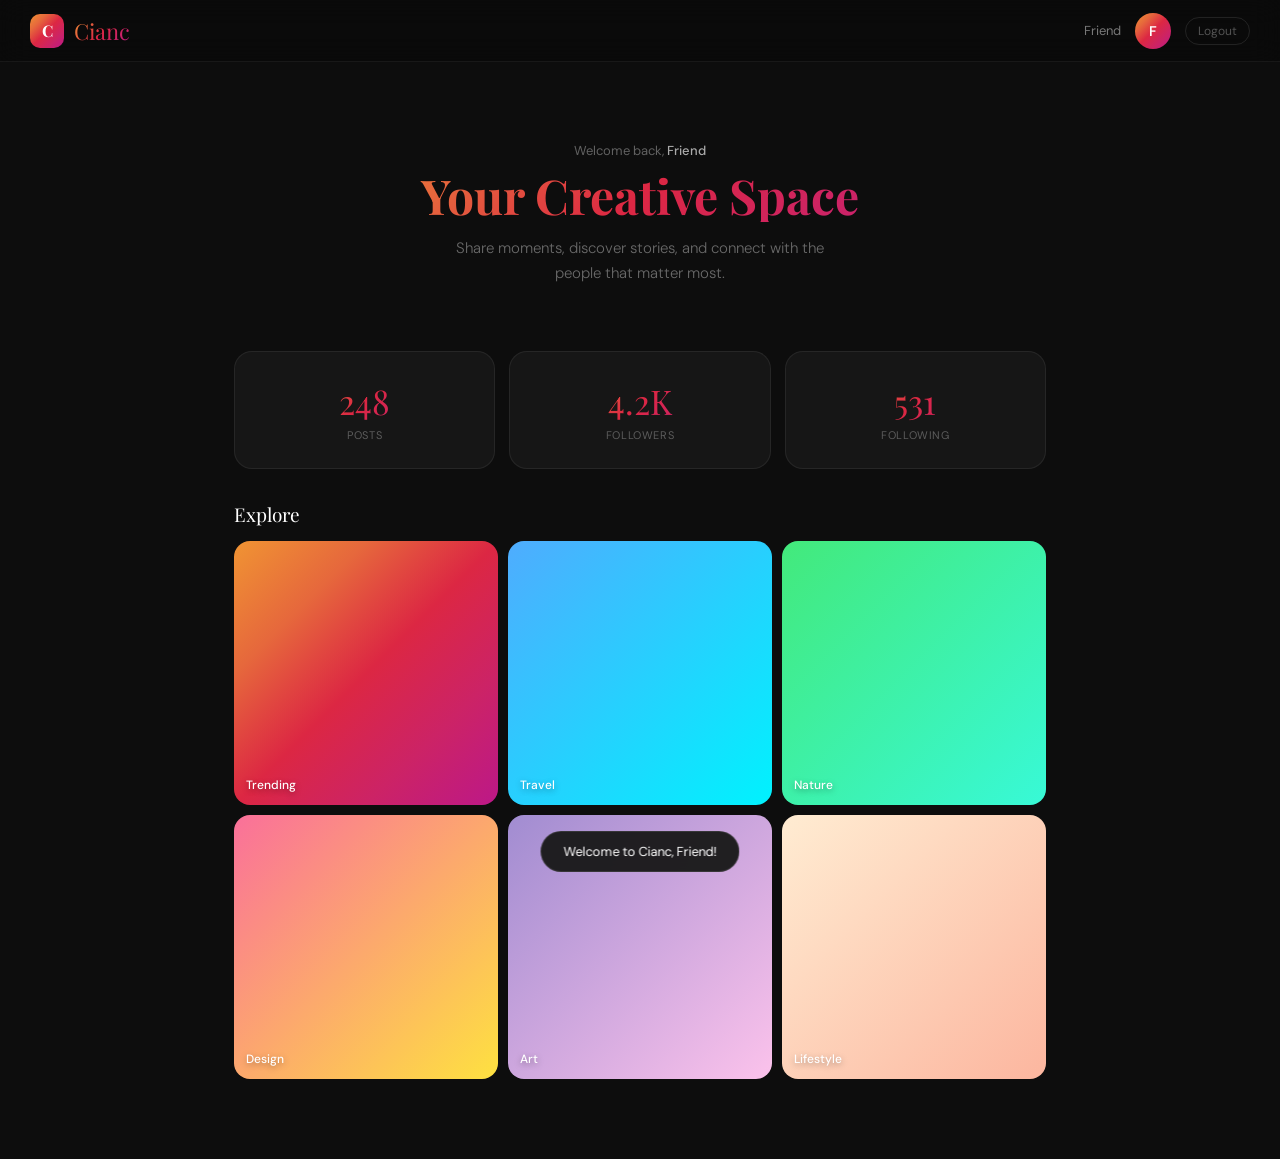
<file: home.html>
<!DOCTYPE html>
<html lang="en">
<head>
  <meta charset="UTF-8">
  <meta name="viewport" content="width=device-width, initial-scale=1.0">
  <title>Cianc — Home</title>
  <link rel="preconnect" href="https://fonts.googleapis.com">
  <link href="https://fonts.googleapis.com/css2?family=Playfair+Display:wght@700&family=DM+Sans:wght@300;400;500;600&display=swap" rel="stylesheet">
  <link rel="stylesheet" href="style.css">
</head>
<body class="home-body">

  <!-- Navbar -->
  <nav class="nav">
    <div class="nav-brand">
      <div class="nav-icon">C</div>
      <span class="nav-title">Cianc</span>
    </div>
    <div class="nav-right">
      <span class="nav-username" id="nav-username">User</span>
      <div class="nav-av" id="nav-av">U</div>
      <a href="index.html" class="nav-logout">Logout</a>
    </div>
  </nav>

  <!-- Page content -->
  <div class="home-inner">

    <!-- Hero -->
    <div class="hero">
      <div class="hero-greet">Welcome back, <strong id="uname">Friend</strong></div>
      <h1>Your Creative Space</h1>
      <p>Share moments, discover stories, and connect with the people that matter most.</p>
    </div>

    <!-- Stats -->
    <div class="stats">
      <div class="stat">
        <div class="stat-n">248</div>
        <div class="stat-l">POSTS</div>
      </div>
      <div class="stat">
        <div class="stat-n">4.2K</div>
        <div class="stat-l">FOLLOWERS</div>
      </div>
      <div class="stat">
        <div class="stat-n">531</div>
        <div class="stat-l">FOLLOWING</div>
      </div>
    </div>

    <!-- Explore grid -->
    <div class="sec-title">Explore</div>
    <div class="grid">
      <div class="tile t1"><span class="tile-lbl">Trending</span></div>
      <div class="tile t2"><span class="tile-lbl">Travel</span></div>
      <div class="tile t3"><span class="tile-lbl">Nature</span></div>
      <div class="tile t4"><span class="tile-lbl">Design</span></div>
      <div class="tile t5"><span class="tile-lbl">Art</span></div>
      <div class="tile t6"><span class="tile-lbl">Lifestyle</span></div>
    </div>

  </div>

  <div class="toast" id="toast"></div>

  <script src="script.js"></script>
</body>
</html>
</file>
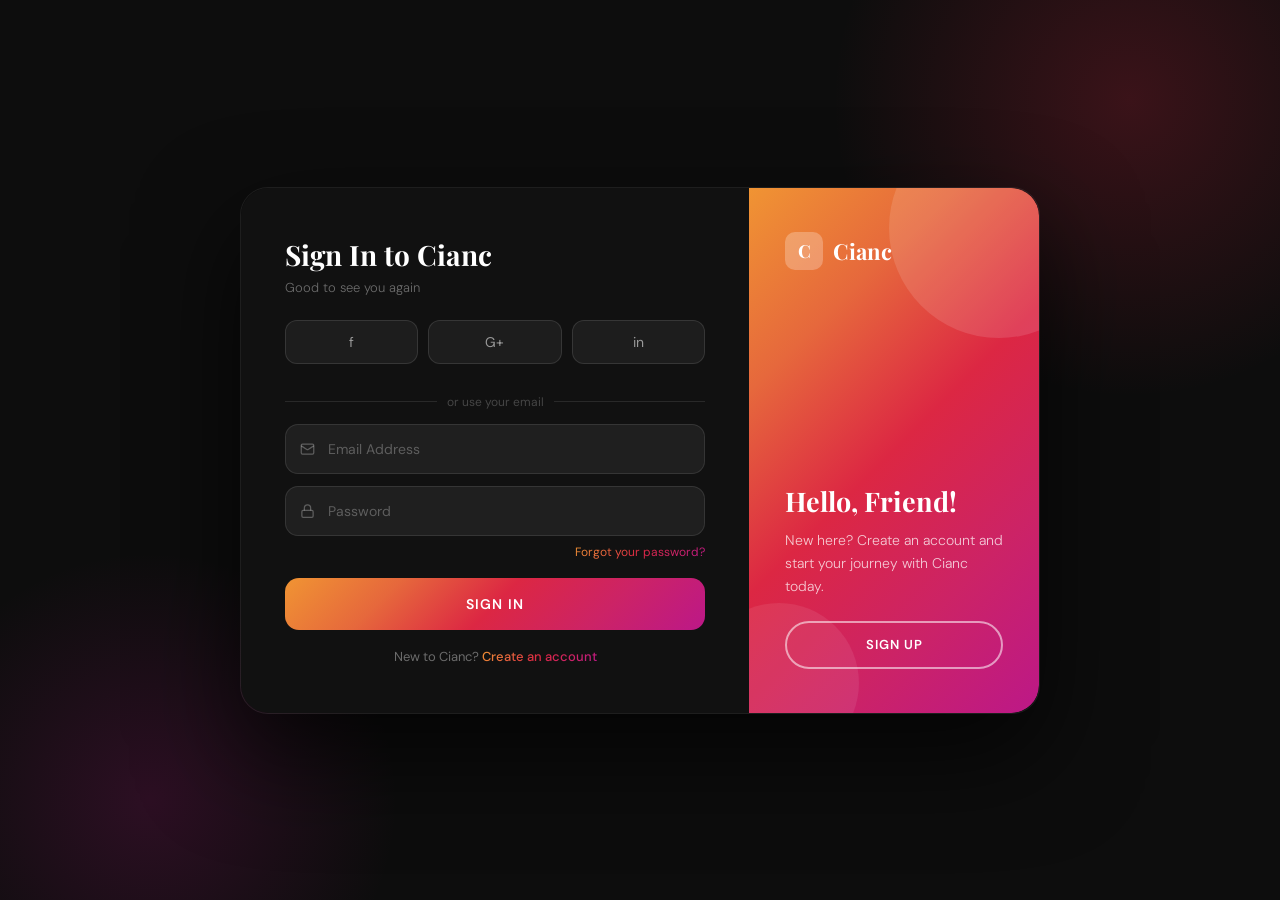
<file: login.html>
<!DOCTYPE html>
<html lang="en">
<head>
  <meta charset="UTF-8">
  <meta name="viewport" content="width=device-width, initial-scale=1.0">
  <title>Cianc — Sign In</title>
  <link rel="preconnect" href="https://fonts.googleapis.com">
  <link href="https://fonts.googleapis.com/css2?family=Playfair+Display:wght@700&family=DM+Sans:wght@300;400;500;600&display=swap" rel="stylesheet">
  <link rel="stylesheet" href="style.css">
</head>
<body>

  <div id="bg"></div>

  <div class="auth-wrap">
    <div class="split-card reverse">

      <!-- Right gradient panel -->
      <div class="panel panel-right">
        <div class="panel-brand">
          <div class="panel-icon">C</div>
          <span class="panel-name">Cianc</span>
        </div>
        <div class="panel-body">
          <h2>Hello, Friend!</h2>
          <p>New here? Create an account and start your journey with Cianc today.</p>
          <a href="signup.html" class="btn-outline">SIGN UP</a>
        </div>
      </div>

      <!-- Left form -->
      <div class="form-panel form-panel-left">
        <h1>Sign In to Cianc</h1>
        <p class="sub">Good to see you again</p>

        <div class="socials">
          <button class="soc-btn">f</button>
          <button class="soc-btn">G+</button>
          <button class="soc-btn">in</button>
        </div>

        <div class="divider">or use your email</div>

        <div class="field">
          <svg viewBox="0 0 24 24" fill="none" stroke="currentColor" stroke-width="2"><rect x="2" y="4" width="20" height="16" rx="2"/><path d="m22 7-8.97 5.7a1.94 1.94 0 0 1-2.06 0L2 7"/></svg>
          <input type="email" id="li-email" placeholder="Email Address">
        </div>
        <div class="field">
          <svg viewBox="0 0 24 24" fill="none" stroke="currentColor" stroke-width="2"><rect x="3" y="11" width="18" height="11" rx="2"/><path d="M7 11V7a5 5 0 0 1 10 0v4"/></svg>
          <input type="password" id="li-pass" placeholder="Password">
        </div>

        <div class="forgot"><a href="#">Forgot your password?</a></div>

        <p class="errmsg" id="li-err"></p>

        <button class="btn-primary" id="li-btn" onclick="doLogin()">
          <span class="lbl">SIGN IN</span>
          <div class="spin"></div>
        </button>

        <div class="link-row">New to Cianc? <a href="signup.html">Create an account</a></div>
      </div>

    </div>
  </div>

  <script src="script.js"></script>
</body>
</html>
</file>
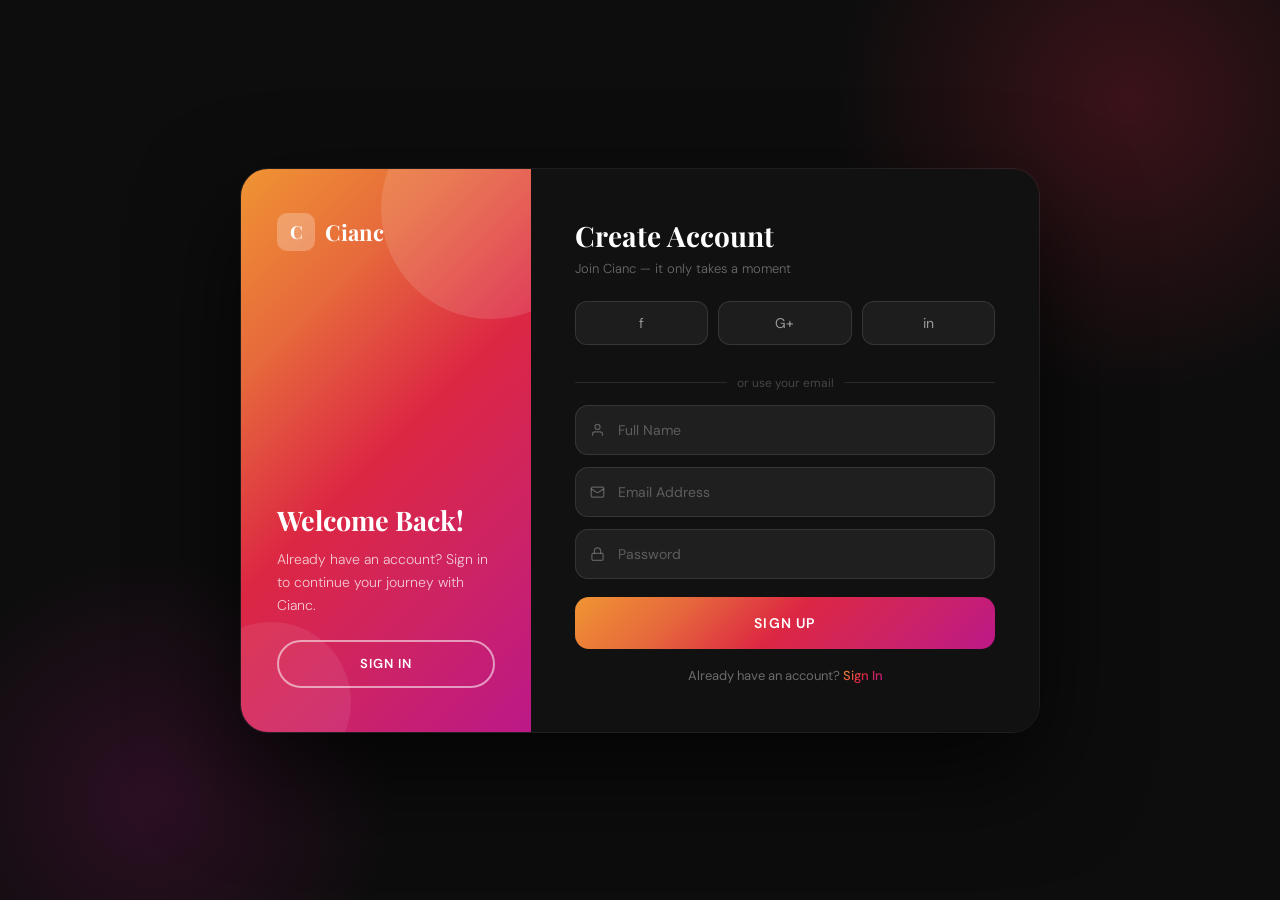
<file: signup.html>
<!DOCTYPE html>
<html lang="en">
<head>
  <meta charset="UTF-8">
  <meta name="viewport" content="width=device-width, initial-scale=1.0">
  <title>Cianc — Create Account</title>
  <link rel="preconnect" href="https://fonts.googleapis.com">
  <link href="https://fonts.googleapis.com/css2?family=Playfair+Display:wght@700&family=DM+Sans:wght@300;400;500;600&display=swap" rel="stylesheet">
  <link rel="stylesheet" href="style.css">
</head>
<body>

  <div id="bg"></div>

  <div class="auth-wrap">
    <div class="split-card">

      <!-- Left gradient panel -->
      <div class="panel">
        <div class="panel-brand">
          <div class="panel-icon">C</div>
          <span class="panel-name">Cianc</span>
        </div>
        <div class="panel-body">
          <h2>Welcome Back!</h2>
          <p>Already have an account? Sign in to continue your journey with Cianc.</p>
          <a href="login.html" class="btn-outline">SIGN IN</a>
        </div>
      </div>

      <!-- Right form -->
      <div class="form-panel">
        <h1>Create Account</h1>
        <p class="sub">Join Cianc — it only takes a moment</p>

        <div class="socials">
          <button class="soc-btn">f</button>
          <button class="soc-btn">G+</button>
          <button class="soc-btn">in</button>
        </div>

        <div class="divider">or use your email</div>

        <div class="field">
          <svg viewBox="0 0 24 24" fill="none" stroke="currentColor" stroke-width="2"><path d="M20 21v-2a4 4 0 0 0-4-4H8a4 4 0 0 0-4 4v2"/><circle cx="12" cy="7" r="4"/></svg>
          <input type="text" id="su-name" placeholder="Full Name">
        </div>
        <div class="field">
          <svg viewBox="0 0 24 24" fill="none" stroke="currentColor" stroke-width="2"><rect x="2" y="4" width="20" height="16" rx="2"/><path d="m22 7-8.97 5.7a1.94 1.94 0 0 1-2.06 0L2 7"/></svg>
          <input type="email" id="su-email" placeholder="Email Address">
        </div>
        <div class="field">
          <svg viewBox="0 0 24 24" fill="none" stroke="currentColor" stroke-width="2"><rect x="3" y="11" width="18" height="11" rx="2"/><path d="M7 11V7a5 5 0 0 1 10 0v4"/></svg>
          <input type="password" id="su-pass" placeholder="Password">
        </div>

        <p class="errmsg" id="su-err"></p>

        <button class="btn-primary" id="su-btn" onclick="doSignup()">
          <span class="lbl">SIGN UP</span>
          <div class="spin"></div>
        </button>

        <div class="link-row">Already have an account? <a href="login.html">Sign In</a></div>
      </div>

    </div>
  </div>

  <script src="script.js"></script>
</body>
</html>
</file>
<file: style.css>
/* ── RESET & BASE ── */
*, *::before, *::after {
  box-sizing: border-box;
  margin: 0;
  padding: 0;
}

:root {
  --grad: linear-gradient(135deg, #f09433 0%, #e6683c 25%, #dc2743 50%, #cc2366 75%, #bc1888 100%);
}

html, body {
  width: 100%;
  min-height: 100%;
  font-family: 'DM Sans', Arial, sans-serif;
  background: #0d0d0d;
  color: #fff;
}

/* ── ANIMATED BACKGROUND ── */
#bg {
  position: fixed;
  inset: 0;
  z-index: 0;
  background: #0d0d0d;
  overflow: hidden;
  pointer-events: none;
}
#bg::before {
  content: '';
  position: absolute;
  width: 600px;
  height: 600px;
  border-radius: 50%;
  background: radial-gradient(circle, rgba(220,39,67,0.22) 0%, transparent 70%);
  top: -200px;
  right: -150px;
  animation: blob 7s ease-in-out infinite;
}
#bg::after {
  content: '';
  position: absolute;
  width: 500px;
  height: 500px;
  border-radius: 50%;
  background: radial-gradient(circle, rgba(188,24,136,0.18) 0%, transparent 70%);
  bottom: -150px;
  left: -100px;
  animation: blob 9s ease-in-out infinite reverse;
}
@keyframes blob {
  0%, 100% { transform: scale(1); }
  50%       { transform: scale(1.2); }
}

/* ════════════════════════════
   INDEX / LANDING PAGE
════════════════════════════ */
.landing {
  position: relative;
  z-index: 1;
  min-height: 100vh;
  display: flex;
  flex-direction: column;
  align-items: center;
  justify-content: center;
  text-align: center;
  padding: 40px 24px;
  gap: 0;
}

.brand {
  display: flex;
  align-items: center;
  gap: 12px;
  margin-bottom: 40px;
}
.brand-icon {
  width: 50px;
  height: 50px;
  border-radius: 14px;
  background: var(--grad);
  display: flex;
  align-items: center;
  justify-content: center;
  font-family: 'Playfair Display', Georgia, serif;
  font-size: 24px;
  font-weight: 700;
  color: #fff;
  box-shadow: 0 8px 24px rgba(220,39,67,0.35);
}
.brand-name {
  font-family: 'Playfair Display', Georgia, serif;
  font-size: 32px;
  font-weight: 700;
  background: var(--grad);
  -webkit-background-clip: text;
  -webkit-text-fill-color: transparent;
  background-clip: text;
}

.landing-title {
  font-family: 'Playfair Display', Georgia, serif;
  font-size: 58px;
  line-height: 1.1;
  background: var(--grad);
  -webkit-background-clip: text;
  -webkit-text-fill-color: transparent;
  background-clip: text;
  margin-bottom: 16px;
}
.landing-sub {
  font-size: 16px;
  color: rgba(255,255,255,0.42);
  max-width: 440px;
  line-height: 1.7;
  font-weight: 300;
  margin-bottom: 40px;
}

.landing-btns {
  display: flex;
  gap: 14px;
  margin-bottom: 60px;
}
.btn-grad {
  padding: 14px 36px;
  border-radius: 50px;
  background: var(--grad);
  color: #fff;
  font-family: 'DM Sans', Arial, sans-serif;
  font-size: 14px;
  font-weight: 600;
  letter-spacing: 0.8px;
  text-decoration: none;
  transition: transform 0.2s, box-shadow 0.2s;
  box-shadow: 0 8px 24px rgba(220,39,67,0.3);
}
.btn-grad:hover {
  transform: translateY(-2px);
  box-shadow: 0 14px 34px rgba(220,39,67,0.42);
}
.btn-ghost {
  padding: 14px 36px;
  border-radius: 50px;
  border: 1.5px solid rgba(255,255,255,0.2);
  color: rgba(255,255,255,0.7);
  font-family: 'DM Sans', Arial, sans-serif;
  font-size: 14px;
  font-weight: 500;
  text-decoration: none;
  transition: border-color 0.2s, color 0.2s, background 0.2s;
}
.btn-ghost:hover {
  border-color: rgba(255,255,255,0.5);
  color: #fff;
  background: rgba(255,255,255,0.06);
}

/* preview decorative grid on landing */
.preview-grid {
  display: grid;
  grid-template-columns: repeat(3, 80px);
  grid-template-rows: repeat(2, 80px);
  gap: 8px;
  opacity: 0.55;
}
.pt { border-radius: 14px; }
.t1 { background: var(--grad); }
.t2 { background: linear-gradient(135deg, #4facfe, #00f2fe); }
.t3 { background: linear-gradient(135deg, #43e97b, #38f9d7); }
.t4 { background: linear-gradient(135deg, #fa709a, #fee140); }
.t5 { background: linear-gradient(135deg, #a18cd1, #fbc2eb); }
.t6 { background: linear-gradient(135deg, #ffecd2, #fcb69f); }

/* ════════════════════════════
   AUTH PAGES (login / signup)
════════════════════════════ */
.auth-wrap {
  position: relative;
  z-index: 1;
  min-height: 100vh;
  display: flex;
  align-items: center;
  justify-content: center;
  padding: 24px;
}

/* Split card */
.split-card {
  display: flex;
  width: 800px;
  max-width: 100%;
  min-height: 520px;
  border-radius: 28px;
  overflow: hidden;
  box-shadow: 0 40px 100px rgba(0,0,0,0.7);
  border: 1px solid rgba(255,255,255,0.07);
}
.split-card.reverse {
  flex-direction: row-reverse;
}

/* Gradient side panel */
.panel {
  width: 290px;
  flex-shrink: 0;
  background: var(--grad);
  padding: 44px 36px;
  display: flex;
  flex-direction: column;
  justify-content: space-between;
  position: relative;
  overflow: hidden;
}
.panel-right {
  border-radius: 0 28px 28px 0;
}
.panel::before {
  content: '';
  position: absolute;
  width: 220px;
  height: 220px;
  border-radius: 50%;
  background: rgba(255,255,255,0.12);
  top: -70px;
  right: -70px;
}
.panel::after {
  content: '';
  position: absolute;
  width: 160px;
  height: 160px;
  border-radius: 50%;
  background: rgba(255,255,255,0.08);
  bottom: -50px;
  left: -50px;
}
.panel-brand {
  display: flex;
  align-items: center;
  gap: 10px;
  z-index: 1;
}
.panel-icon {
  width: 38px;
  height: 38px;
  border-radius: 10px;
  background: rgba(255,255,255,0.25);
  display: flex;
  align-items: center;
  justify-content: center;
  font-family: 'Playfair Display', Georgia, serif;
  font-size: 18px;
  font-weight: 700;
  color: #fff;
}
.panel-name {
  font-family: 'Playfair Display', Georgia, serif;
  font-size: 22px;
  color: #fff;
  font-weight: 700;
}
.panel-body {
  z-index: 1;
}
.panel-body h2 {
  font-family: 'Playfair Display', Georgia, serif;
  font-size: 27px;
  color: #fff;
  margin-bottom: 12px;
  line-height: 1.2;
}
.panel-body p {
  font-size: 14px;
  color: rgba(255,255,255,0.75);
  line-height: 1.65;
  font-weight: 300;
  margin-bottom: 0;
}

/* Form side */
.form-panel {
  flex: 1;
  background: rgba(18,18,18,0.98);
  padding: 48px 44px;
  display: flex;
  flex-direction: column;
  justify-content: center;
}
.form-panel-left {
  border-radius: 28px 0 0 28px;
}
.form-panel h1 {
  font-family: 'Playfair Display', Georgia, serif;
  font-size: 28px;
  color: #fff;
  margin-bottom: 6px;
}
.form-panel .sub {
  font-size: 13px;
  color: rgba(255,255,255,0.38);
  margin-bottom: 24px;
  font-weight: 300;
}

/* Social buttons */
.socials {
  display: flex;
  gap: 10px;
  margin-bottom: 16px;
}
.soc-btn {
  flex: 1;
  height: 44px;
  border-radius: 12px;
  background: rgba(255,255,255,0.05);
  border: 1px solid rgba(255,255,255,0.11);
  color: rgba(255,255,255,0.55);
  font-size: 14px;
  cursor: pointer;
  display: flex;
  align-items: center;
  justify-content: center;
  font-family: 'DM Sans', Arial, sans-serif;
  transition: background 0.2s, color 0.2s;
}
.soc-btn:hover {
  background: rgba(255,255,255,0.1);
  color: #fff;
}

/* Divider */
.divider {
  display: flex;
  align-items: center;
  gap: 10px;
  color: rgba(255,255,255,0.22);
  font-size: 12px;
  margin: 14px 0;
}
.divider::before,
.divider::after {
  content: '';
  flex: 1;
  height: 1px;
  background: rgba(255,255,255,0.1);
}

/* Input fields */
.field {
  position: relative;
  margin-bottom: 12px;
}
.field svg {
  position: absolute;
  left: 15px;
  top: 50%;
  transform: translateY(-50%);
  width: 15px;
  height: 15px;
  color: rgba(255,255,255,0.28);
  pointer-events: none;
}
.field input {
  width: 100%;
  height: 50px;
  padding: 0 16px 0 42px;
  background: rgba(255,255,255,0.06);
  border: 1px solid rgba(255,255,255,0.1);
  border-radius: 13px;
  color: #fff;
  font-family: 'DM Sans', Arial, sans-serif;
  font-size: 14px;
  outline: none;
  transition: border-color 0.2s, box-shadow 0.2s;
}
.field input::placeholder {
  color: rgba(255,255,255,0.28);
}
.field input:focus {
  border-color: #dc2743;
  box-shadow: 0 0 0 3px rgba(220,39,67,0.13);
  background: rgba(255,255,255,0.08);
}

/* Error message */
.errmsg {
  color: #ff6b6b;
  font-size: 12px;
  padding-left: 4px;
  margin-top: -4px;
  margin-bottom: 8px;
  display: none;
}
.errmsg.show {
  display: block;
}

/* Forgot password */
.forgot {
  text-align: right;
  margin-top: -4px;
  margin-bottom: 12px;
  font-size: 12px;
}
.forgot a {
  background: var(--grad);
  -webkit-background-clip: text;
  -webkit-text-fill-color: transparent;
  background-clip: text;
  cursor: pointer;
  text-decoration: none;
}

/* Primary gradient button */
.btn-primary {
  width: 100%;
  height: 52px;
  border-radius: 14px;
  background: var(--grad);
  border: none;
  color: #fff;
  font-family: 'DM Sans', Arial, sans-serif;
  font-size: 14px;
  font-weight: 600;
  letter-spacing: 1.2px;
  cursor: pointer;
  margin-top: 6px;
  position: relative;
  overflow: hidden;
  transition: transform 0.2s, box-shadow 0.2s;
}
.btn-primary:hover {
  transform: translateY(-2px);
  box-shadow: 0 14px 34px rgba(220,39,67,0.32);
}
.btn-primary:active {
  transform: none;
}
.btn-primary .spin {
  display: none;
  width: 18px;
  height: 18px;
  margin: 0 auto;
  border: 2px solid rgba(255,255,255,0.35);
  border-top-color: #fff;
  border-radius: 50%;
  animation: spin 0.6s linear infinite;
}
@keyframes spin {
  to { transform: rotate(360deg); }
}
.btn-primary.loading .lbl  { display: none; }
.btn-primary.loading .spin { display: block; }

/* Outline button (inside panel) */
.btn-outline {
  display: inline-block;
  width: 100%;
  height: 48px;
  line-height: 44px;
  border-radius: 24px;
  background: transparent;
  border: 2px solid rgba(255,255,255,0.55);
  color: #fff;
  font-family: 'DM Sans', Arial, sans-serif;
  font-size: 13px;
  font-weight: 600;
  letter-spacing: 1px;
  text-align: center;
  text-decoration: none;
  cursor: pointer;
  margin-top: 22px;
  z-index: 1;
  position: relative;
  transition: background 0.2s;
}
.btn-outline:hover {
  background: rgba(255,255,255,0.15);
}

/* Link row below form */
.link-row {
  text-align: center;
  margin-top: 18px;
  font-size: 13px;
  color: rgba(255,255,255,0.38);
}
.link-row a {
  background: var(--grad);
  -webkit-background-clip: text;
  -webkit-text-fill-color: transparent;
  background-clip: text;
  cursor: pointer;
  font-weight: 500;
  text-decoration: none;
}

/* ════════════════════════════
   HOME PAGE
════════════════════════════ */
.home-body {
  overflow-y: auto;
  overflow-x: hidden;
}

/* Navbar */
.nav {
  position: sticky;
  top: 0;
  z-index: 100;
  background: rgba(10,10,10,0.92);
  backdrop-filter: blur(14px);
  border-bottom: 1px solid rgba(255,255,255,0.06);
  height: 62px;
  display: flex;
  align-items: center;
  justify-content: space-between;
  padding: 0 30px;
}
.nav-brand {
  display: flex;
  align-items: center;
  gap: 10px;
}
.nav-icon {
  width: 34px;
  height: 34px;
  border-radius: 10px;
  background: var(--grad);
  display: flex;
  align-items: center;
  justify-content: center;
  font-family: 'Playfair Display', Georgia, serif;
  font-size: 16px;
  font-weight: 700;
  color: #fff;
}
.nav-title {
  font-family: 'Playfair Display', Georgia, serif;
  font-size: 22px;
  background: var(--grad);
  -webkit-background-clip: text;
  -webkit-text-fill-color: transparent;
  background-clip: text;
}
.nav-right {
  display: flex;
  align-items: center;
  gap: 14px;
}
.nav-username {
  font-size: 13px;
  color: rgba(255,255,255,0.45);
}
.nav-av {
  width: 36px;
  height: 36px;
  border-radius: 50%;
  background: var(--grad);
  display: flex;
  align-items: center;
  justify-content: center;
  font-size: 14px;
  font-weight: 600;
  color: #fff;
  cursor: pointer;
}
.nav-logout {
  font-size: 12px;
  color: rgba(255,255,255,0.3);
  text-decoration: none;
  border: 1px solid rgba(255,255,255,0.1);
  padding: 5px 12px;
  border-radius: 20px;
  transition: all 0.2s;
}
.nav-logout:hover {
  color: rgba(255,255,255,0.7);
  border-color: rgba(255,255,255,0.25);
}

/* Home inner content */
.home-inner {
  max-width: 860px;
  margin: 0 auto;
  padding: 50px 24px 80px;
  width: 100%;
}

/* Hero */
.hero {
  text-align: center;
  padding: 30px 0 36px;
}
.hero-greet {
  font-size: 13px;
  color: rgba(255,255,255,0.35);
  margin-bottom: 10px;
}
.hero-greet strong {
  color: rgba(255,255,255,0.65);
  font-weight: 500;
}
.hero h1 {
  font-family: 'Playfair Display', Georgia, serif;
  font-size: 48px;
  line-height: 1.1;
  background: var(--grad);
  -webkit-background-clip: text;
  -webkit-text-fill-color: transparent;
  background-clip: text;
  margin-bottom: 14px;
}
.hero p {
  font-size: 15px;
  color: rgba(255,255,255,0.38);
  max-width: 400px;
  margin: 0 auto;
  line-height: 1.7;
  font-weight: 300;
}

/* Stats */
.stats {
  display: grid;
  grid-template-columns: repeat(3, 1fr);
  gap: 14px;
  margin: 28px 0;
}
.stat {
  background: rgba(255,255,255,0.04);
  border: 1px solid rgba(255,255,255,0.07);
  border-radius: 18px;
  padding: 26px;
  text-align: center;
}
.stat-n {
  font-family: 'Playfair Display', Georgia, serif;
  font-size: 34px;
  background: var(--grad);
  -webkit-background-clip: text;
  -webkit-text-fill-color: transparent;
  background-clip: text;
}
.stat-l {
  font-size: 11px;
  color: rgba(255,255,255,0.3);
  margin-top: 4px;
  letter-spacing: 0.6px;
}

/* Section title */
.sec-title {
  font-family: 'Playfair Display', Georgia, serif;
  font-size: 19px;
  color: #fff;
  margin: 32px 0 14px;
}

/* Explore grid */
.grid {
  display: grid;
  grid-template-columns: repeat(3, 1fr);
  gap: 10px;
}
.tile {
  aspect-ratio: 1;
  border-radius: 16px;
  position: relative;
  overflow: hidden;
  cursor: pointer;
}
.tile::after {
  content: '';
  position: absolute;
  inset: 0;
  background: rgba(0,0,0,0);
  transition: background 0.2s;
}
.tile:hover::after {
  background: rgba(0,0,0,0.25);
}
.tile-lbl {
  position: absolute;
  bottom: 12px;
  left: 12px;
  color: #fff;
  font-size: 12px;
  font-weight: 500;
  z-index: 1;
  text-shadow: 0 2px 6px rgba(0,0,0,0.35);
}

/* ── TOAST ── */
.toast {
  position: fixed;
  bottom: 28px;
  left: 50%;
  transform: translateX(-50%) translateY(16px);
  background: rgba(25,25,25,0.96);
  border: 1px solid rgba(255,255,255,0.1);
  color: #fff;
  font-size: 13px;
  padding: 11px 22px;
  border-radius: 50px;
  backdrop-filter: blur(14px);
  opacity: 0;
  transition: all 0.3s;
  z-index: 999;
  white-space: nowrap;
}
.toast.show {
  opacity: 1;
  transform: translateX(-50%) translateY(0);
}

/* ── RESPONSIVE ── */
@media (max-width: 640px) {
  .landing-title { font-size: 38px; }
  .landing-btns  { flex-direction: column; align-items: center; }

  .split-card             { flex-direction: column !important; }
  .panel                  { width: 100%; padding: 28px 24px; border-radius: 28px 28px 0 0 !important; }
  .panel-right            { border-radius: 0 0 28px 28px !important; }
  .form-panel             { padding: 28px 22px; border-radius: 0 0 28px 28px !important; }
  .form-panel-left        { border-radius: 28px 28px 0 0 !important; }

  .stats  { grid-template-columns: repeat(2, 1fr); }
  .grid   { grid-template-columns: repeat(2, 1fr); }
  .hero h1 { font-size: 34px; }
  .nav-username { display: none; }
}
</file>
<file: Home/style.css>
*, *::before, *::after {
  box-sizing: border-box;
  margin: 0;
  padding: 0;
}

:root {
  --grad: linear-gradient(135deg, #f09433 0%, #e6683c 25%, #dc2743 50%, #cc2366 75%, #bc1888 100%);
}

html, body {
  width: 100%;
  height: 100%;
  font-family: 'DM Sans', Arial, sans-serif;
  background: #0d0d0d;
  overflow: hidden;
}

/* ── BACKGROUND ── */
#bg {
  position: fixed;
  inset: 0;
  z-index: 0;
  background: #0d0d0d;
  overflow: hidden;
}
#bg::before {
  content: '';
  position: absolute;
  width: 600px;
  height: 600px;
  border-radius: 50%;
  background: radial-gradient(circle, rgba(220,39,67,0.22) 0%, transparent 70%);
  top: -200px;
  right: -150px;
  animation: blob 7s ease-in-out infinite;
}
#bg::after {
  content: '';
  position: absolute;
  width: 500px;
  height: 500px;
  border-radius: 50%;
  background: radial-gradient(circle, rgba(188,24,136,0.18) 0%, transparent 70%);
  bottom: -150px;
  left: -100px;
  animation: blob 9s ease-in-out infinite reverse;
}
@keyframes blob {
  0%, 100% { transform: scale(1); }
  50% { transform: scale(1.2); }
}

/* ── VIEWS ── */
.view {
  position: fixed;
  inset: 0;
  z-index: 1;
  display: flex;
  align-items: center;
  justify-content: center;
  opacity: 0;
  pointer-events: none;
  transition: opacity 0.5s ease, transform 0.5s ease;
  transform: translateY(20px);
}
.view.active {
  opacity: 1;
  pointer-events: all;
  transform: translateY(0);
}

/* ── SPLIT CARD ── */
.split-card {
  display: flex;
  width: 800px;
  max-width: 96vw;
  min-height: 520px;
  border-radius: 28px;
  overflow: hidden;
  box-shadow: 0 40px 100px rgba(0,0,0,0.7);
  border: 1px solid rgba(255,255,255,0.07);
}
.split-card.reverse {
  flex-direction: row-reverse;
}

/* ── GRADIENT PANEL ── */
.panel {
  width: 290px;
  flex-shrink: 0;
  background: var(--grad);
  padding: 44px 36px;
  display: flex;
  flex-direction: column;
  justify-content: space-between;
  position: relative;
  overflow: hidden;
}
.panel-right {
  border-radius: 0 28px 28px 0;
}
.panel::before {
  content: '';
  position: absolute;
  width: 220px;
  height: 220px;
  border-radius: 50%;
  background: rgba(255,255,255,0.12);
  top: -70px;
  right: -70px;
}
.panel::after {
  content: '';
  position: absolute;
  width: 160px;
  height: 160px;
  border-radius: 50%;
  background: rgba(255,255,255,0.08);
  bottom: -50px;
  left: -50px;
}
.panel-brand {
  display: flex;
  align-items: center;
  gap: 10px;
  z-index: 1;
}
.panel-icon {
  width: 38px;
  height: 38px;
  border-radius: 10px;
  background: rgba(255,255,255,0.25);
  display: flex;
  align-items: center;
  justify-content: center;
  font-size: 18px;
  font-weight: 700;
  color: #fff;
  font-family: 'Playfair Display', Georgia, serif;
}
.panel-name {
  font-family: 'Playfair Display', Georgia, serif;
  font-size: 22px;
  color: #fff;
  font-weight: 700;
}
.panel-body {
  z-index: 1;
}
.panel-body h2 {
  font-family: 'Playfair Display', Georgia, serif;
  font-size: 27px;
  color: #fff;
  margin-bottom: 12px;
  line-height: 1.2;
}
.panel-body p {
  font-size: 14px;
  color: rgba(255,255,255,0.75);
  line-height: 1.65;
  font-weight: 300;
}

/* ── FORM PANEL ── */
.form-panel {
  flex: 1;
  background: rgba(18,18,18,0.98);
  padding: 48px 44px;
  display: flex;
  flex-direction: column;
  justify-content: center;
}
.form-panel-left {
  border-radius: 28px 0 0 28px;
}
.form-panel h1 {
  font-family: 'Playfair Display', Georgia, serif;
  font-size: 28px;
  color: #fff;
  margin-bottom: 6px;
}
.form-panel .sub {
  font-size: 13px;
  color: rgba(255,255,255,0.38);
  margin-bottom: 26px;
  font-weight: 300;
}

/* ── SOCIAL BUTTONS ── */
.socials {
  display: flex;
  gap: 10px;
  margin-bottom: 18px;
}
.soc-btn {
  flex: 1;
  height: 44px;
  border-radius: 12px;
  background: rgba(255,255,255,0.05);
  border: 1px solid rgba(255,255,255,0.11);
  color: rgba(255,255,255,0.55);
  font-size: 14px;
  cursor: pointer;
  display: flex;
  align-items: center;
  justify-content: center;
  font-family: 'DM Sans', Arial, sans-serif;
  transition: background 0.2s, color 0.2s;
}
.soc-btn:hover {
  background: rgba(255,255,255,0.1);
  color: #fff;
}

/* ── DIVIDER ── */
.divider {
  display: flex;
  align-items: center;
  gap: 10px;
  color: rgba(255,255,255,0.22);
  font-size: 12px;
  margin: 14px 0;
}
.divider::before,
.divider::after {
  content: '';
  flex: 1;
  height: 1px;
  background: rgba(255,255,255,0.1);
}

/* ── INPUTS ── */
.field {
  position: relative;
  margin-bottom: 13px;
}
.field svg {
  position: absolute;
  left: 15px;
  top: 50%;
  transform: translateY(-50%);
  width: 15px;
  height: 15px;
  color: rgba(255,255,255,0.28);
  pointer-events: none;
}
.field input {
  width: 100%;
  height: 50px;
  padding: 0 16px 0 42px;
  background: rgba(255,255,255,0.06);
  border: 1px solid rgba(255,255,255,0.1);
  border-radius: 13px;
  color: #fff;
  font-family: 'DM Sans', Arial, sans-serif;
  font-size: 14px;
  outline: none;
  transition: border-color 0.2s, box-shadow 0.2s;
}
.field input::placeholder {
  color: rgba(255,255,255,0.28);
}
.field input:focus {
  border-color: #dc2743;
  box-shadow: 0 0 0 3px rgba(220,39,67,0.13);
  background: rgba(255,255,255,0.08);
}

/* ── ERROR ── */
.errmsg {
  color: #ff6b6b;
  font-size: 12px;
  padding-left: 4px;
  margin-top: -6px;
  margin-bottom: 8px;
  display: none;
}
.errmsg.show {
  display: block;
}

/* ── FORGOT ── */
.forgot {
  text-align: right;
  margin-top: -4px;
  margin-bottom: 12px;
  font-size: 12px;
}
.forgot a {
  background: var(--grad);
  -webkit-background-clip: text;
  -webkit-text-fill-color: transparent;
  background-clip: text;
  cursor: pointer;
}

/* ── PRIMARY BUTTON ── */
.btn-primary {
  width: 100%;
  height: 52px;
  border-radius: 14px;
  background: var(--grad);
  border: none;
  color: #fff;
  font-family: 'DM Sans', Arial, sans-serif;
  font-size: 14px;
  font-weight: 600;
  letter-spacing: 1.2px;
  cursor: pointer;
  margin-top: 6px;
  position: relative;
  overflow: hidden;
  transition: transform 0.2s, box-shadow 0.2s;
}
.btn-primary:hover {
  transform: translateY(-2px);
  box-shadow: 0 14px 34px rgba(220,39,67,0.32);
}
.btn-primary:active {
  transform: none;
}
.btn-primary .spin {
  display: none;
  width: 18px;
  height: 18px;
  margin: 0 auto;
  border: 2px solid rgba(255,255,255,0.35);
  border-top-color: #fff;
  border-radius: 50%;
  animation: spin 0.6s linear infinite;
}
@keyframes spin {
  to { transform: rotate(360deg); }
}
.btn-primary.loading .lbl {
  display: none;
}
.btn-primary.loading .spin {
  display: block;
}

/* ── OUTLINE BUTTON (panel) ── */
.btn-outline {
  width: 100%;
  height: 48px;
  border-radius: 24px;
  background: transparent;
  border: 2px solid rgba(255,255,255,0.55);
  color: #fff;
  font-family: 'DM Sans', Arial, sans-serif;
  font-size: 13px;
  font-weight: 600;
  letter-spacing: 1px;
  cursor: pointer;
  margin-top: 22px;
  z-index: 1;
  position: relative;
  transition: background 0.2s;
}
.btn-outline:hover {
  background: rgba(255,255,255,0.15);
}

/* ── LINK ROW ── */
.link-row {
  text-align: center;
  margin-top: 18px;
  font-size: 13px;
  color: rgba(255,255,255,0.38);
}
.link-row a {
  background: var(--grad);
  -webkit-background-clip: text;
  -webkit-text-fill-color: transparent;
  background-clip: text;
  cursor: pointer;
  font-weight: 500;
}

/* ── HOME ── */
#view-home {
  flex-direction: column;
  overflow-y: auto;
  overflow-x: hidden;
  align-items: stretch;
}
.nav {
  position: sticky;
  top: 0;
  background: rgba(10,10,10,0.92);
  backdrop-filter: blur(14px);
  border-bottom: 1px solid rgba(255,255,255,0.06);
  height: 62px;
  display: flex;
  align-items: center;
  justify-content: space-between;
  padding: 0 30px;
  z-index: 10;
  flex-shrink: 0;
}
.nav-brand {
  display: flex;
  align-items: center;
  gap: 10px;
}
.nav-icon {
  width: 34px;
  height: 34px;
  border-radius: 10px;
  background: var(--grad);
  display: flex;
  align-items: center;
  justify-content: center;
  font-size: 16px;
  font-weight: 700;
  color: #fff;
  font-family: 'Playfair Display', Georgia, serif;
}
.nav-title {
  font-family: 'Playfair Display', Georgia, serif;
  font-size: 22px;
  background: var(--grad);
  -webkit-background-clip: text;
  -webkit-text-fill-color: transparent;
  background-clip: text;
}
.nav-av {
  width: 36px;
  height: 36px;
  border-radius: 50%;
  background: var(--grad);
  display: flex;
  align-items: center;
  justify-content: center;
  font-size: 14px;
  font-weight: 600;
  color: #fff;
  cursor: pointer;
}
.home-inner {
  max-width: 860px;
  margin: 0 auto;
  padding: 50px 24px 70px;
  width: 100%;
}
.hero {
  text-align: center;
  padding: 30px 0 36px;
}
.hero-greet {
  font-size: 13px;
  color: rgba(255,255,255,0.35);
  margin-bottom: 10px;
}
.hero-greet strong {
  color: rgba(255,255,255,0.65);
  font-weight: 500;
}
.hero h1 {
  font-family: 'Playfair Display', Georgia, serif;
  font-size: 48px;
  line-height: 1.1;
  background: var(--grad);
  -webkit-background-clip: text;
  -webkit-text-fill-color: transparent;
  background-clip: text;
  margin-bottom: 14px;
}
.hero p {
  font-size: 15px;
  color: rgba(255,255,255,0.38);
  max-width: 400px;
  margin: 0 auto;
  line-height: 1.7;
  font-weight: 300;
}
.stats {
  display: grid;
  grid-template-columns: repeat(3, 1fr);
  gap: 14px;
  margin: 28px 0;
}
.stat {
  background: rgba(255,255,255,0.04);
  border: 1px solid rgba(255,255,255,0.07);
  border-radius: 18px;
  padding: 26px;
  text-align: center;
}
.stat-n {
  font-family: 'Playfair Display', Georgia, serif;
  font-size: 34px;
  background: var(--grad);
  -webkit-background-clip: text;
  -webkit-text-fill-color: transparent;
  background-clip: text;
}
.stat-l {
  font-size: 11px;
  color: rgba(255,255,255,0.3);
  margin-top: 4px;
  letter-spacing: 0.6px;
}
.sec-title {
  font-family: 'Playfair Display', Georgia, serif;
  font-size: 19px;
  color: #fff;
  margin: 32px 0 14px;
}
.grid {
  display: grid;
  grid-template-columns: repeat(3, 1fr);
  gap: 10px;
}
.tile {
  aspect-ratio: 1;
  border-radius: 16px;
  position: relative;
  overflow: hidden;
  cursor: pointer;
}
.t1 { background: var(--grad); }
.t2 { background: linear-gradient(135deg, #4facfe, #00f2fe); }
.t3 { background: linear-gradient(135deg, #43e97b, #38f9d7); }
.t4 { background: linear-gradient(135deg, #fa709a, #fee140); }
.t5 { background: linear-gradient(135deg, #a18cd1, #fbc2eb); }
.t6 { background: linear-gradient(135deg, #ffecd2, #fcb69f); }
.tile::after {
  content: '';
  position: absolute;
  inset: 0;
  background: rgba(0,0,0,0);
  transition: background 0.2s;
}
.tile:hover::after {
  background: rgba(0,0,0,0.25);
}
.tile-lbl {
  position: absolute;
  bottom: 12px;
  left: 12px;
  color: #fff;
  font-size: 12px;
  font-weight: 500;
  z-index: 1;
  text-shadow: 0 2px 6px rgba(0,0,0,0.35);
}

/* ── TOAST ── */
.toast {
  position: fixed;
  bottom: 28px;
  left: 50%;
  transform: translateX(-50%) translateY(16px);
  background: rgba(25,25,25,0.96);
  border: 1px solid rgba(255,255,255,0.1);
  color: #fff;
  font-size: 13px;
  padding: 11px 22px;
  border-radius: 50px;
  backdrop-filter: blur(14px);
  opacity: 0;
  transition: all 0.3s;
  z-index: 999;
  white-space: nowrap;
}
.toast.show {
  opacity: 1;
  transform: translateX(-50%) translateY(0);
}

/* ── RESPONSIVE ── */
@media (max-width: 640px) {
  .split-card { flex-direction: column !important; }
  .panel { width: 100%; padding: 28px 24px; border-radius: 28px 28px 0 0 !important; }
  .form-panel { padding: 28px 22px; border-radius: 0 0 28px 28px !important; }
  .stats { grid-template-columns: repeat(2, 1fr); }
  .grid { grid-template-columns: repeat(2, 1fr); }
  .hero h1 { font-size: 34px; }
    }
</file>
